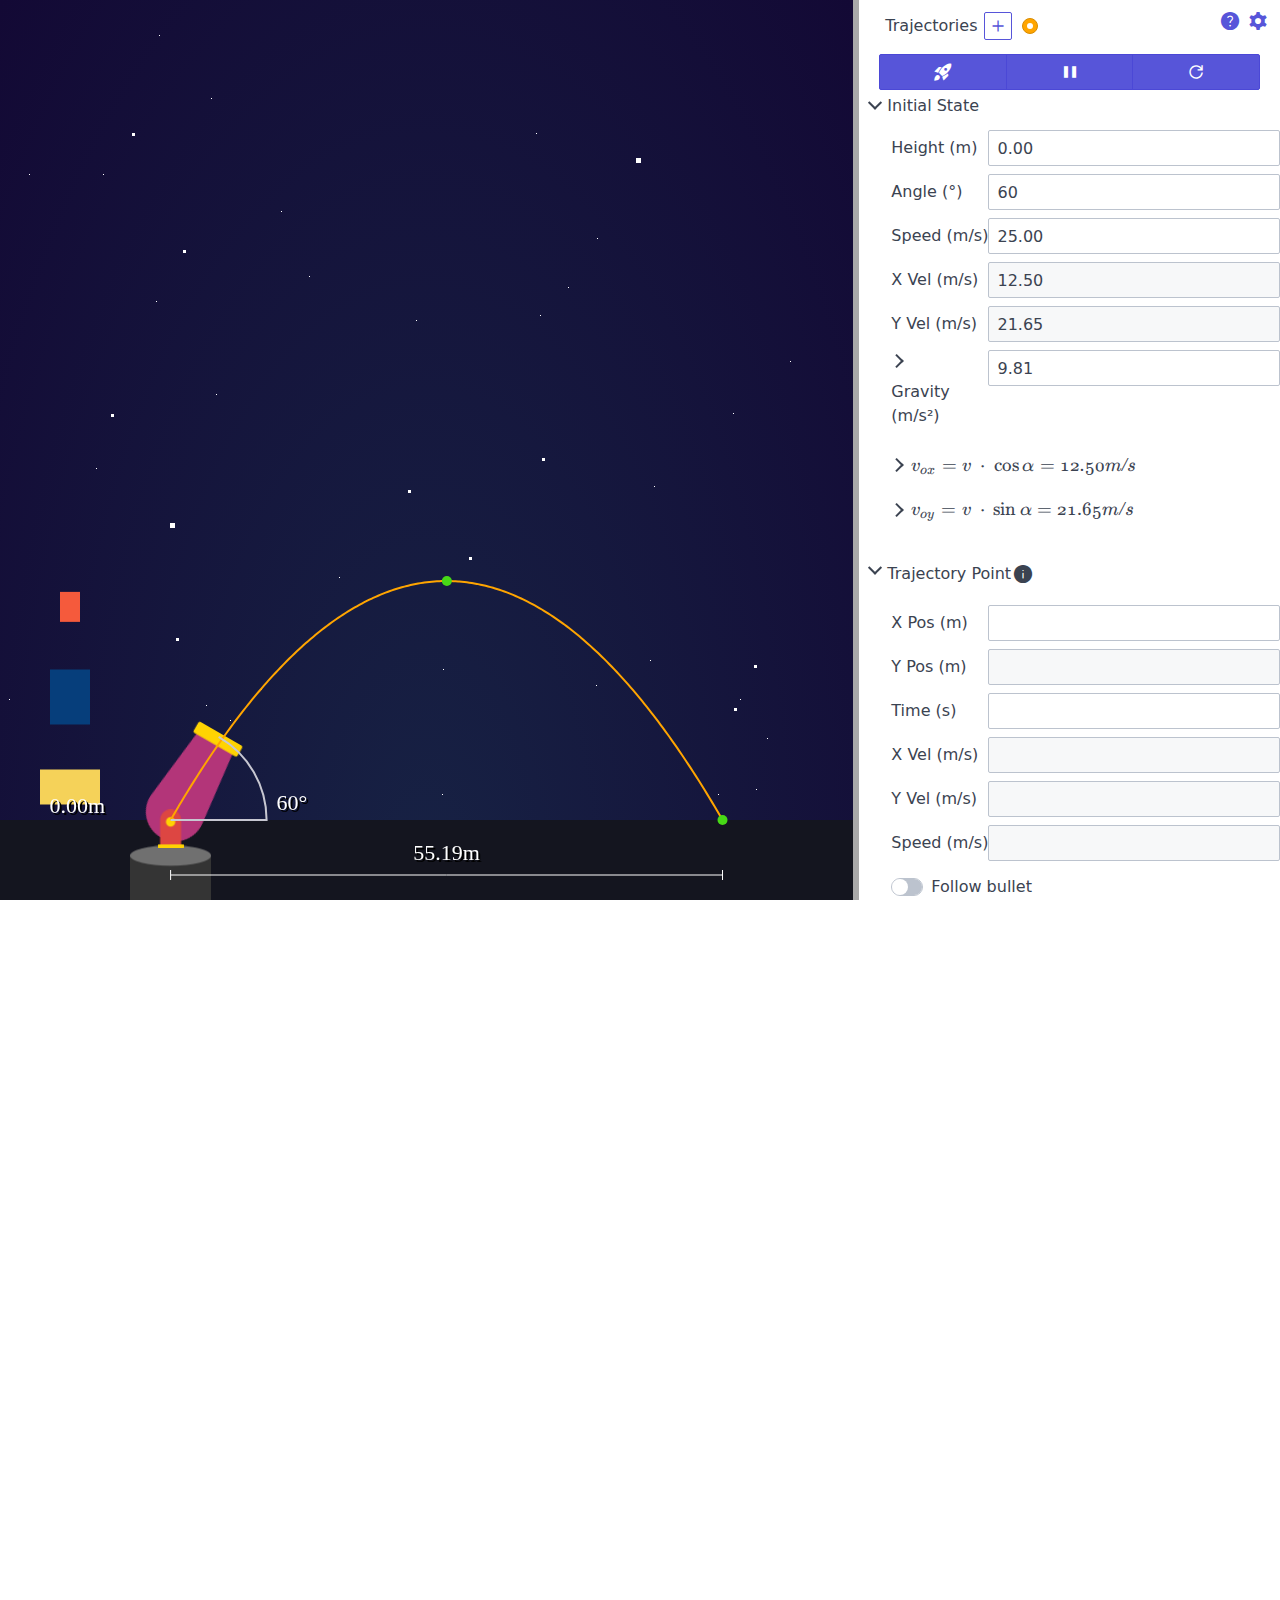
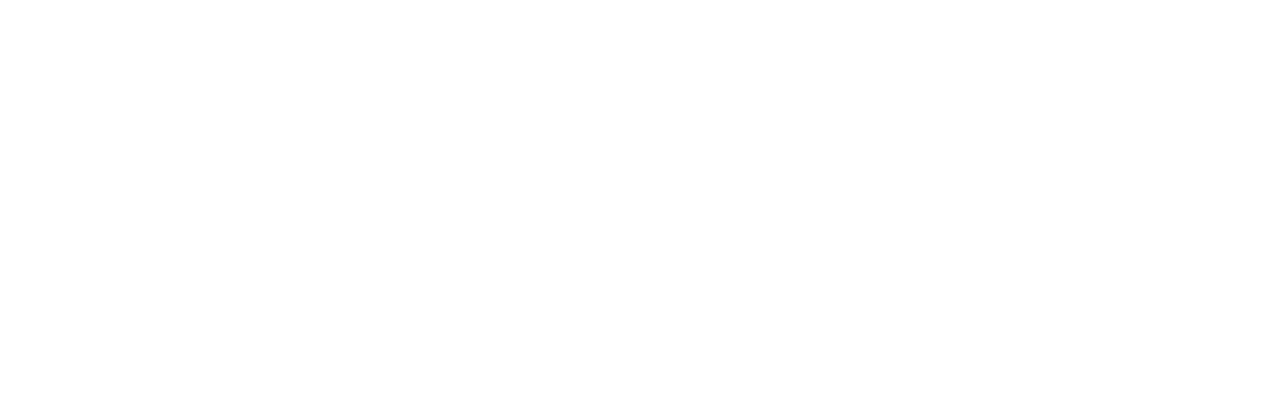
<file: index.html>
<!DOCTYPE html>
<html lang="en" dir="ltr">

<head>
  <meta charset="UTF-8">
  <meta http-equiv="x-ua-compatible" content="ie=edge">
  <meta name="viewport" content="width=device-width, initial-scale=1.0">

  <title>Parabola</title>

  <!-- Favicon -->
  <link rel="icon" type="image/x-icon" href="./img/favicon.ico">

  <!-- Bootstrap and FontAwesome -->
  <!-- <link href="https://cdn.jsdelivr.net/npm/bootstrap@5.3.2/dist/css/bootstrap.min.css" rel="stylesheet" integrity="sha384-T3c6CoIi6uLrA9TneNEoa7RxnatzjcDSCmG1MXxSR1GAsXEV/Dwwykc2MPK8M2HN" crossorigin="anonymous"> -->
  <!-- <link rel="stylesheet" href="https://cdnjs.cloudflare.com/ajax/libs/font-awesome/6.5.1/css/all.min.css" integrity="sha512-DTOQO9RWCH3ppGqcWaEA1BIZOC6xxalwEsw9c2QQeAIftl+Vegovlnee1c9QX4TctnWMn13TZye+giMm8e2LwA==" crossorigin="anonymous" referrerpolicy="no-referrer" /> -->

  <!-- Google Fonts -->
<!--   <link rel="preconnect" href="https://fonts.googleapis.com">
  <link rel="preconnect" href="https://fonts.gstatic.com" crossorigin>
  <link href="https://fonts.googleapis.com/css2?family=Inter:wght@100;200;300;400;500;600;700;800;900&display=swap" rel="stylesheet">
  <link rel="stylesheet" href="https://fonts.googleapis.com/css2?family=Material+Symbols+Outlined:opsz,wght,FILL,GRAD@20,300,1,0" />
 -->
  <!-- My Custom Css -->
  <link rel="stylesheet" type="text/css" href="./css/google-icons.css">
  <link rel="stylesheet" type="text/css" href="./css/style.css">
  <link rel="stylesheet" type="text/css" href="./katex/katex.min.css">

  <!-- Global site tag (gtag.js) - Google Analytics -->
  <!-- <script async src="https://www.googletagmanager.com/gtag/js?id=$ ga"></script> -->
  <!-- <script> -->
  <!--   window.dataLayer = window.dataLayer || []; -->
    <!-- function gtag(){dataLayer.push(arguments);} -->
    <!-- gtag('js', new Date()); -->

    <!-- gtag('config', '$ ga'); -->
  <!-- </script> -->

</head>

<body>
  <div id="ROOT"></div>
  <!-- Bootstrap -->
  <!-- <script src="https://cdn.jsdelivr.net/npm/bootstrap@5.3.2/dist/js/bootstrap.bundle.min.js" integrity="sha384-C6RzsynM9kWDrMNeT87bh95OGNyZPhcTNXj1NW7RuBCsyN/o0jlpcV8Qyq46cDfL" crossorigin="anonymous"></script> -->

  <!-- Matter.js -->
  <script defer src="./matter-js/matter.min.js"></script>

  <!-- Matter.js wrap plugin -->
  <script defer src="./matter-wrap/matter-wrap.min.js"></script>

  <script defer src="./katex/katex.min.js"></script>
  <script defer src="./katex/contrib/auto-render.min.js"></script>
  
  <!-- Frontend   -->
  <script defer src="./app.js"></script> <!-- ?t=$ timestamp -->
</body> 
</html>
</file>
<file: css/google-icons.css>
/* fallback */
@font-face {
  font-family: 'Material Symbols Outlined';
  font-style: normal;
  font-weight: 300;
  src: url(./google-icons.woff2) format('woff2');
}

.material-symbols-outlined {
  font-family: 'Material Symbols Outlined';
  font-weight: normal;
  font-style: normal;
  font-size: 24px;
  line-height: 1;
  letter-spacing: normal;
  text-transform: none;
  display: inline-block;
  white-space: nowrap;
  word-wrap: normal;
  direction: ltr;
  -moz-font-feature-settings: 'liga';
  -moz-osx-font-smoothing: grayscale;
}
</file>
